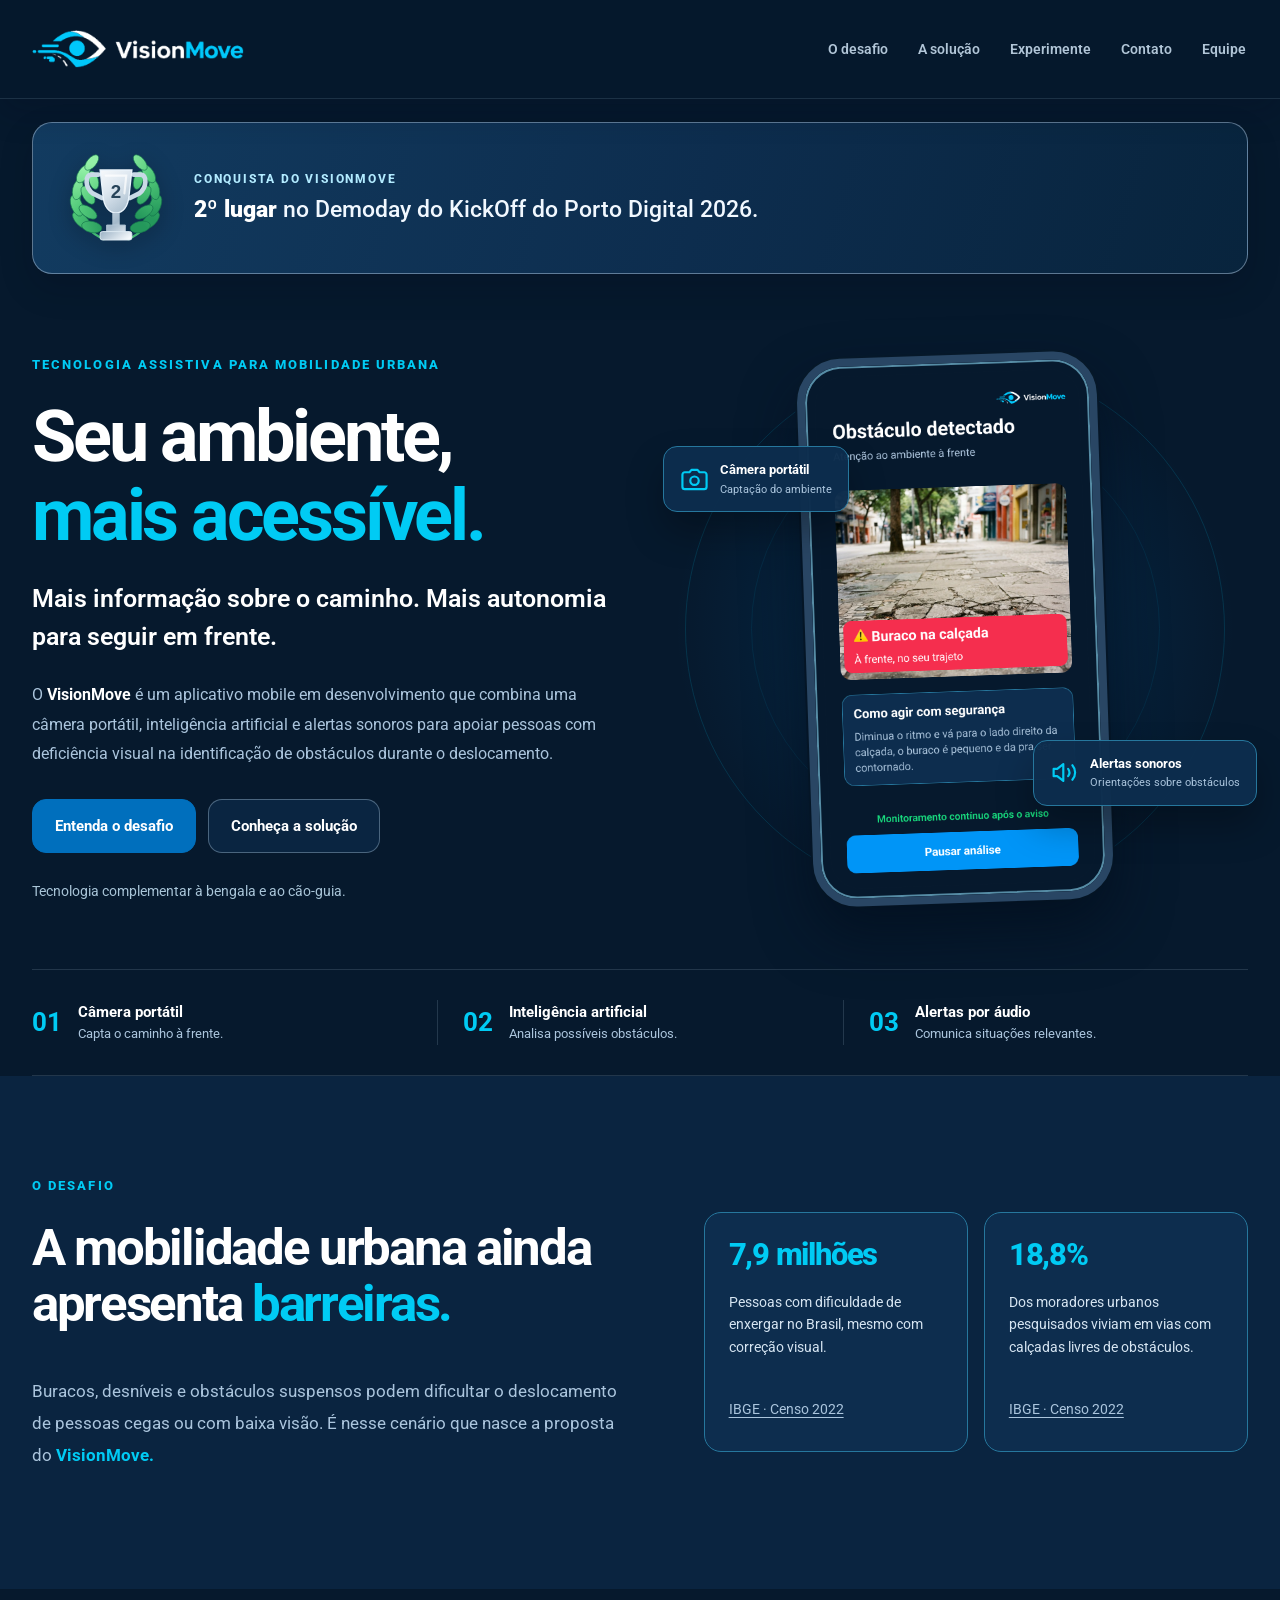
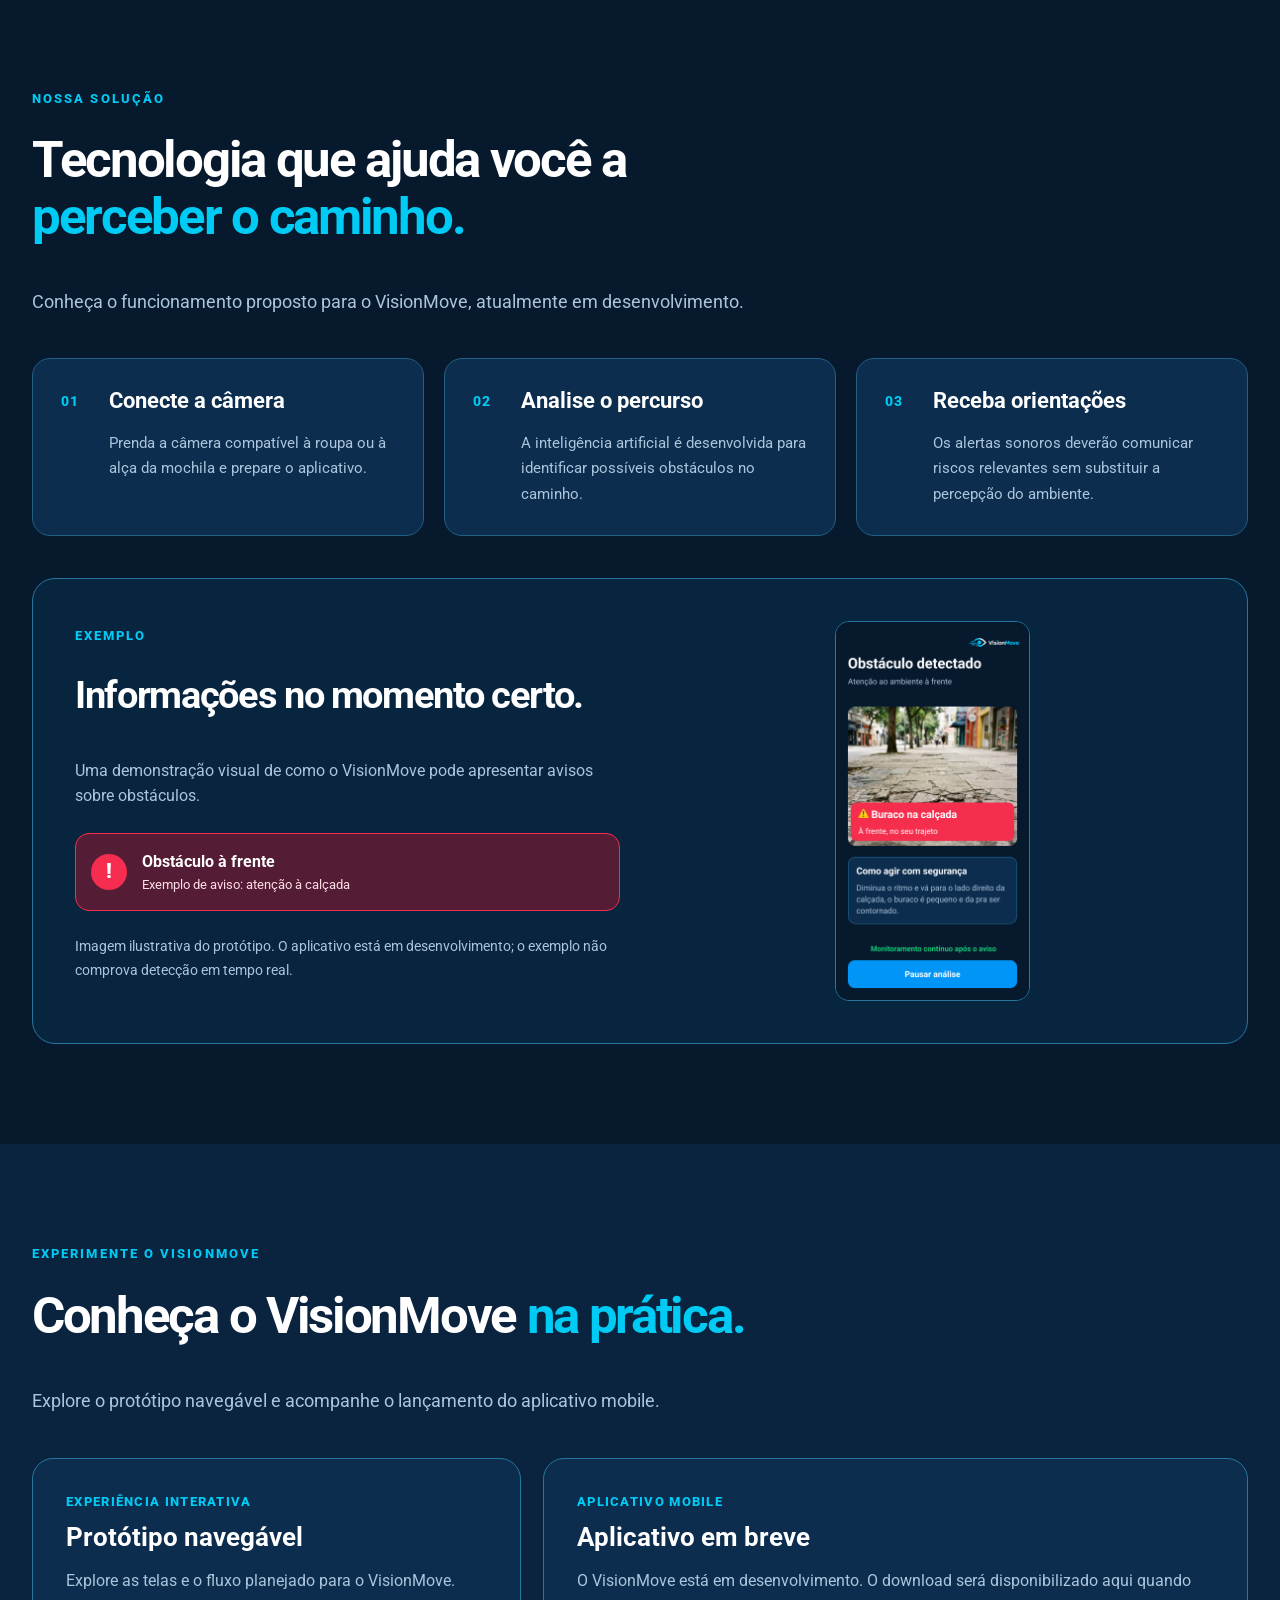
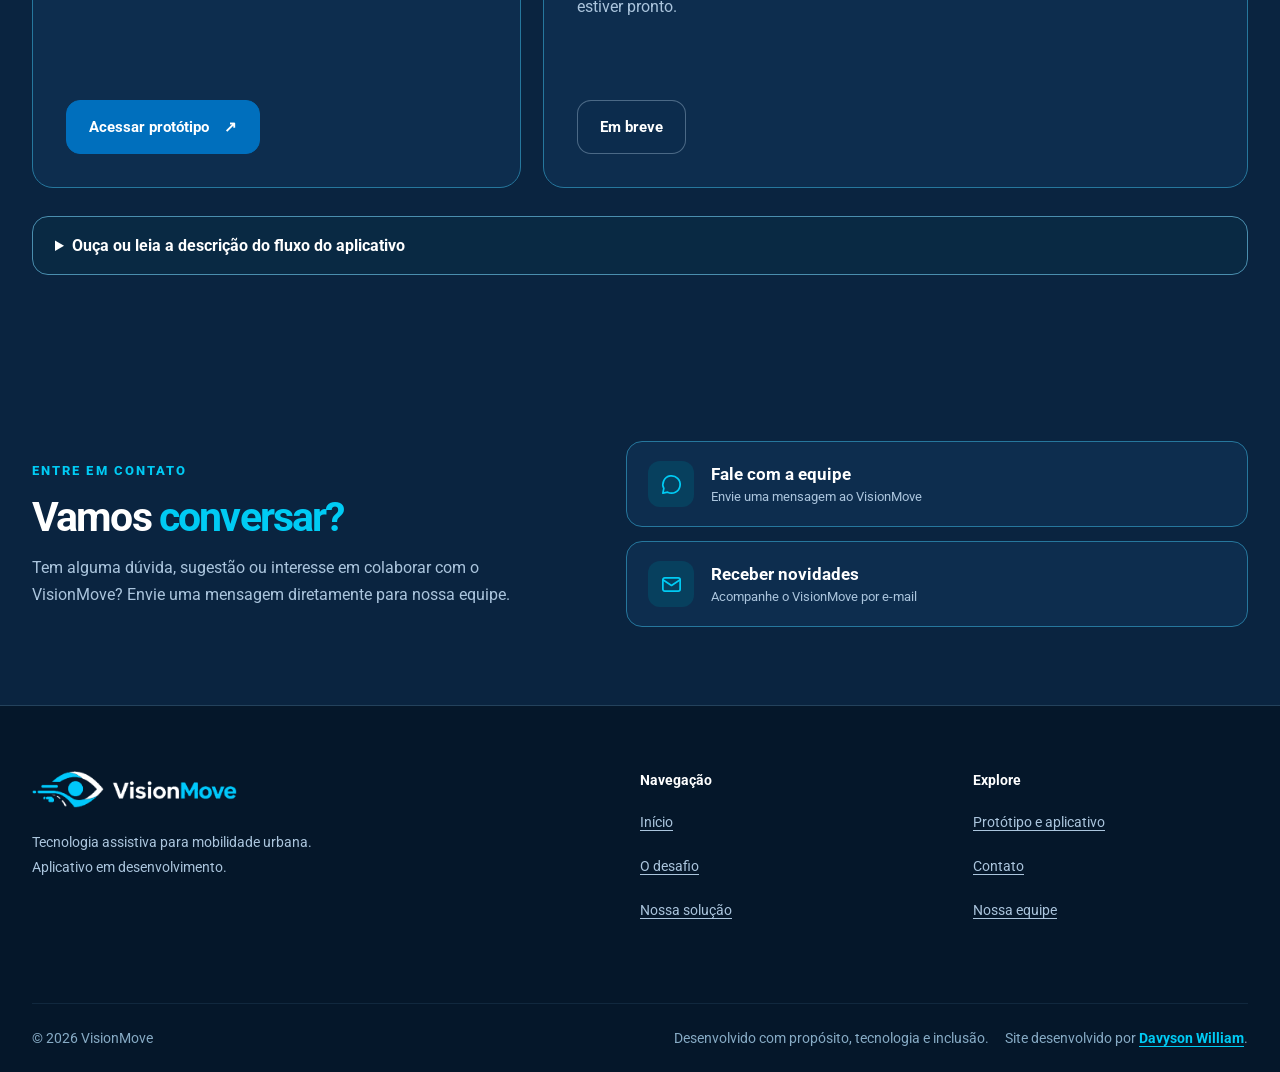
<file: index.html>
<!doctype html>
<html lang="pt-BR">
<head>
<meta charset="utf-8"><meta name="viewport" content="width=device-width, initial-scale=1">

<meta property="og:type" content="website">
<meta property="og:url" content="https://visionmove.vercel.app/">
<meta property="og:image" content="https://visionmove.vercel.app/assets/visionmove-social-2026.jpg">
<meta property="og:image:secure_url" content="https://visionmove.vercel.app/assets/visionmove-social-2026.jpg">
<meta property="og:image:type" content="image/jpeg">
<meta property="og:image:width" content="1200">
<meta property="og:image:height" content="630">
<meta property="og:image:alt" content="VisionMove — Seu ambiente, mais acessível. Banner com prévia ilustrativa do aplicativo e troféu prateado com louros verdes pelo segundo lugar no Demoday KickOff Porto Digital 2026.">
<meta name="twitter:card" content="summary_large_image">
<meta name="twitter:image" content="https://visionmove.vercel.app/assets/visionmove-social-2026.jpg">
<meta name="twitter:image:alt" content="VisionMove — Seu ambiente, mais acessível. Banner com prévia ilustrativa do aplicativo e troféu prateado com louros verdes pelo segundo lugar no Demoday KickOff Porto Digital 2026.">
<meta name="theme-color" content="#06192d">
<meta name="description" content="VisionMove: aplicativo mobile em desenvolvimento que combina câmera portátil, inteligência artificial e alertas sonoros para apoiar a mobilidade de pessoas com deficiência visual.">
<meta property="og:title" content="VisionMove — Seu ambiente, mais acessível"><meta property="og:description" content="Tecnologia assistiva para mobilidade urbana. Conheça o projeto, o aplicativo e a equipe.">
<title>VisionMove — Seu ambiente, mais acessível</title>
<link rel="icon" type="image/png" sizes="32x32" href="/assets/favicon-32x32.png?v=3">
<link rel="icon" type="image/png" sizes="64x64" href="/assets/favicon-64x64.png?v=3">
<link rel="apple-touch-icon" href="/assets/favicon-64x64.png?v=3">
<link rel="preconnect" href="https://fonts.googleapis.com"><link rel="preconnect" href="https://fonts.gstatic.com" crossorigin>
<link href="https://fonts.googleapis.com/css2?family=Roboto:wght@400;500;600;700;800;900&display=swap" rel="stylesheet">
<link rel="stylesheet" href="style.css"><noscript><style>@media(max-width:880px){.menu-button{display:none!important}.mobile-nav[hidden]{display:block!important;position:static!important}}</style></noscript>
</head>
<body>
<a class="skip" href="#conteudo">Pular para o conteúdo</a>
<header class="header"><div class="container header-inner">
<a class="brand" href="./#inicio" aria-label="VisionMove — página inicial"><img src="assets/logo-visionmove.png" alt=""></a>
<nav class="main-nav" aria-label="Navegação principal">
<a href="#desafio">O desafio</a><a href="#solucao">A solução</a><a href="#experimente">Experimente</a><a href="#contato">Contato</a><a href="equipe">Equipe</a>
</nav>

<button class="menu-button" type="button" aria-expanded="false" aria-controls="mobile-nav" aria-label="Abrir menu de navegação"><span class="menu-glyph" aria-hidden="true">☰</span></button>
</div><nav id="mobile-nav" class="mobile-nav" aria-label="Menu móvel" hidden><a href="#desafio">O desafio</a><a href="#solucao">A solução</a><a href="#experimente">Experimente</a><a href="#contato">Contato</a><a href="equipe">Nossa equipe</a></nav></header>
<main id="conteudo" tabindex="-1">

<aside class="achievement-banner container" aria-label="Reconhecimento do VisionMove no Demoday do KickOff do Porto Digital 2026">
  <svg class="achievement-award" viewBox="0 0 120 120" fill="none" xmlns="http://www.w3.org/2000/svg" aria-hidden="true" focusable="false">
  <defs>
    <linearGradient id="award-silver" x1="32" y1="30" x2="83" y2="96" gradientUnits="userSpaceOnUse">
      <stop stop-color="#FFFFFF"/><stop offset=".36" stop-color="#DDE7F0"/><stop offset=".74" stop-color="#A4B9CA"/><stop offset="1" stop-color="#F4F8FC"/>
    </linearGradient>
    <linearGradient id="award-laurel" x1="16" y1="32" x2="48" y2="103" gradientUnits="userSpaceOnUse">
      <stop stop-color="#93F0A6"/><stop offset=".48" stop-color="#51C979"/><stop offset="1" stop-color="#24985B"/>
    </linearGradient>
  </defs>
  <g stroke="#44B873" stroke-width="2.6" stroke-linecap="round">
    <path d="M47 104C18 92 13 60 31 26"/>
    <path d="M73 104C102 92 107 60 89 26"/>
  </g>
  <g fill="url(#award-laurel)" stroke="#16744D" stroke-width=".65">
    <ellipse cx="23" cy="84" rx="6" ry="12" transform="rotate(-46 23 84)"/>
    <ellipse cx="34" cy="91" rx="6" ry="11" transform="rotate(-78 34 91)"/>
    <ellipse cx="18" cy="68" rx="6" ry="12" transform="rotate(-21 18 68)"/>
    <ellipse cx="30" cy="75" rx="5.5" ry="11" transform="rotate(-56 30 75)"/>
    <ellipse cx="19" cy="51" rx="5.5" ry="11" transform="rotate(12 19 51)"/>
    <ellipse cx="30" cy="57" rx="5.5" ry="11" transform="rotate(-33 30 57)"/>
    <ellipse cx="25" cy="34" rx="5.5" ry="11" transform="rotate(32 25 34)"/>
    <ellipse cx="36" cy="41" rx="5" ry="10" transform="rotate(-15 36 41)"/>
    <ellipse cx="34" cy="22" rx="5" ry="10" transform="rotate(40 34 22)"/>
    <ellipse cx="97" cy="84" rx="6" ry="12" transform="rotate(46 97 84)"/>
    <ellipse cx="86" cy="91" rx="6" ry="11" transform="rotate(78 86 91)"/>
    <ellipse cx="102" cy="68" rx="6" ry="12" transform="rotate(21 102 68)"/>
    <ellipse cx="90" cy="75" rx="5.5" ry="11" transform="rotate(56 90 75)"/>
    <ellipse cx="101" cy="51" rx="5.5" ry="11" transform="rotate(-12 101 51)"/>
    <ellipse cx="90" cy="57" rx="5.5" ry="11" transform="rotate(33 90 57)"/>
    <ellipse cx="95" cy="34" rx="5.5" ry="11" transform="rotate(-32 95 34)"/>
    <ellipse cx="84" cy="41" rx="5" ry="10" transform="rotate(15 84 41)"/>
    <ellipse cx="86" cy="22" rx="5" ry="10" transform="rotate(-40 86 22)"/>
  </g>
  <path d="M41 35H34C26 35 27 49 35 55L45 60M79 35H86C94 35 93 49 85 55L75 60" stroke="#C9D9E6" stroke-width="5" stroke-linecap="round" stroke-linejoin="round"/>
  <path d="M43 30H77L74 57C73 70 67 76 60 76C53 76 47 70 46 57L43 30Z" fill="url(#award-silver)" stroke="#EAF4FC" stroke-width="1.5"/>
  <path d="M49 36H71L69 55" stroke="#FFFFFF" stroke-width="2.3" stroke-linecap="round" opacity=".7"/>
  <text x="60" y="60" text-anchor="middle" fill="#274359" font-family="Arial, sans-serif" font-size="20" font-weight="900">2</text>
  <path d="M56 76H64V90H56V76Z" fill="url(#award-silver)"/>
  <path d="M50 89H70V96H50V89Z" fill="url(#award-silver)" stroke="#B6C9D8"/>
  <rect x="43" y="96" width="34" height="9" rx="2.5" fill="url(#award-silver)" stroke="#E0ECF5"/>
</svg>
  <div class="achievement-copy">
    <p class="achievement-eyebrow">CONQUISTA DO VISIONMOVE</p>
    <p class="achievement-title"><strong>2º lugar</strong> no Demoday do KickOff do Porto Digital 2026.</p>
  </div>
</aside>
<section class="hero section container" id="inicio" tabindex="-1" aria-labelledby="hero-title">
<div class="hero-copy"><p class="eyebrow">TECNOLOGIA ASSISTIVA PARA MOBILIDADE URBANA</p>
<h1 id="hero-title">Seu ambiente,<br><span>mais acessível.</span></h1>
<p class="lead">Mais informação sobre o caminho. Mais autonomia para seguir em frente.</p>
<p class="muted">O <strong>VisionMove</strong> é um aplicativo mobile em desenvolvimento que combina uma câmera portátil, inteligência artificial e alertas sonoros para apoiar pessoas com deficiência visual na identificação de obstáculos durante o deslocamento.</p>
<div class="button-row"><a class="button primary" href="#desafio">Entenda o desafio</a><a class="button outline" href="#solucao">Conheça a solução</a></div>
<p class="safety">Tecnologia complementar à bengala e ao cão-guia.</p></div>
<div class="hero-art">
<div class="orbital" aria-hidden="true"></div><div class="app-phone"><div class="app-screen"><img src="assets/app-preview.png" alt="Ilustração do VisionMove: na tela do celular, um obstáculo na calçada aparece destacado com um aviso. Esta imagem não representa detecção real."></div></div>
<div class="float-tag camera" aria-hidden="true"><svg class="tag-icon" viewBox="0 0 24 24" fill="none" stroke="currentColor" stroke-width="1.8" stroke-linecap="round" stroke-linejoin="round" aria-hidden="true"><path d="M14.5 4h-5L7.8 6H4a2 2 0 0 0-2 2v10a2 2 0 0 0 2 2h16a2 2 0 0 0 2-2V8a2 2 0 0 0-2-2h-3.8L14.5 4Z"/><circle cx="12" cy="13" r="3.5"/></svg><span><strong>Câmera portátil</strong><small>Captação do ambiente</small></span></div>
<div class="float-tag audio" aria-hidden="true"><svg class="tag-icon" viewBox="0 0 24 24" fill="none" stroke="currentColor" stroke-width="1.8" stroke-linecap="round" stroke-linejoin="round" aria-hidden="true"><path d="M11 5 6 9H3v6h3l5 4V5Z"/><path d="M15 9a5 5 0 0 1 0 6"/><path d="M18.5 6a9 9 0 0 1 0 12"/></svg><span><strong>Alertas sonoros</strong><small>Orientações sobre obstáculos</small></span></div>
</div></section>
<ol class="container quicksteps" aria-label="Três etapas do funcionamento"><li><b>01</b><span><strong>Câmera portátil</strong><small>Capta o caminho à frente.</small></span></li><li><b>02</b><span><strong>Inteligência artificial</strong><small>Analisa possíveis obstáculos.</small></span></li><li><b>03</b><span><strong>Alertas por áudio</strong><small>Comunica situações relevantes.</small></span></li></ol>
<section class="problem section" id="desafio" tabindex="-1" aria-labelledby="problem-title"><div class="container problem-grid">
<div><p class="eyebrow">O DESAFIO</p><h2 id="problem-title">A mobilidade urbana ainda apresenta <span>barreiras.</span></h2><p class="muted">Buracos, desníveis e obstáculos suspensos podem dificultar o deslocamento de pessoas cegas ou com baixa visão. É nesse cenário que nasce a proposta do <strong>VisionMove.</strong></p></div>
<div class="stats"><article class="stat"><strong class="metric">7,9 milhões</strong><p>Pessoas com dificuldade de enxergar no Brasil, mesmo com correção visual.</p><a href="https://educa.ibge.gov.br/criancas/voce-sabia/23239-deficiencia.html" target="_blank" rel="noopener noreferrer">IBGE · Censo 2022 <span class="sr-only"> — dados sobre deficiência visual (abre em nova aba)</span></a></article>
<article class="stat"><strong class="metric">18,8%</strong><p>Dos moradores urbanos pesquisados viviam em vias com calçadas livres de obstáculos.</p><a href="https://educa.ibge.gov.br/jovens/materias-especiais/22746-censo-2022-revela-que-88-5-dos-moradores-moravam-em-vias-pavimentadas.html" target="_blank" rel="noopener noreferrer">IBGE · Censo 2022 <span class="sr-only"> — dados sobre calçadas livres de obstáculos (abre em nova aba)</span></a></article></div></div></section>
<section class="solution section container" id="solucao" tabindex="-1" aria-labelledby="solution-title"><div class="section-title"><p class="eyebrow">NOSSA SOLUÇÃO</p><h2 id="solution-title">Tecnologia que ajuda você a <span>perceber o caminho.</span></h2><p class="muted">Conheça o funcionamento proposto para o VisionMove, atualmente em desenvolvimento.</p></div>
<div class="steps">
<article class="step"><div class="step-heading"><span class="step-number">01</span><h3>Conecte a câmera</h3></div><p>Prenda a câmera compatível à roupa ou à alça da mochila e prepare o aplicativo.</p></article>
<article class="step"><div class="step-heading"><span class="step-number">02</span><h3>Analise o percurso</h3></div><p>A inteligência artificial é desenvolvida para identificar possíveis obstáculos no caminho.</p></article>
<article class="step"><div class="step-heading"><span class="step-number">03</span><h3>Receba orientações</h3></div><p>Os alertas sonoros deverão comunicar riscos relevantes sem substituir a percepção do ambiente.</p></article>
</div>
<div class="example"><div class="example-copy"><p class="eyebrow">EXEMPLO</p><h3>Informações no momento certo.</h3><p class="muted">Uma demonstração visual de como o VisionMove pode apresentar avisos sobre obstáculos.</p><div class="example-alert"><span aria-hidden="true">!</span><div><strong>Obstáculo à frente</strong><small>Exemplo de aviso: atenção à calçada</small></div></div><p class="disclaimer">Imagem ilustrativa do protótipo. O aplicativo está em desenvolvimento; o exemplo não comprova detecção em tempo real.</p></div><div class="example-visual"><img src="assets/app-preview.png" alt="" loading="lazy"></div></div>
</section>
<section class="try section" id="experimente" tabindex="-1" aria-labelledby="try-title"><div class="container">
<div class="section-title"><p class="eyebrow">EXPERIMENTE O VISIONMOVE</p><h2 id="try-title">Conheça o VisionMove <span>na prática.</span></h2><p class="muted">Explore o protótipo navegável e acompanhe o lançamento do aplicativo mobile.</p></div>
<div class="try-cards">
<article class="try-card prototype-card">
<p class="card-kicker">EXPERIÊNCIA INTERATIVA</p>
<h3>Protótipo navegável</h3>
<p>Explore as telas e o fluxo planejado para o VisionMove.</p>
<a class="button primary access-link" href="https://www.figma.com/proto/ZhrhRjyIqRE3wgoHcn9NU9/VisionMove-%E2%80%94-Prototipa%C3%A7%C3%A3o-e-Fluxograma?node-id=204-159&page-id=2%3A4&starting-point-node-id=204%3A106" target="_blank" rel="noopener noreferrer">Acessar protótipo <span aria-hidden="true">↗</span><span class="sr-only"> (abre em nova aba)</span></a>
</article>
<article class="try-card prototype-card" aria-labelledby="app-coming-soon-title">
<p class="card-kicker">APLICATIVO MOBILE</p>
<h3 id="app-coming-soon-title">Aplicativo em breve</h3>
<p>O VisionMove está em desenvolvimento. O download será disponibilizado aqui quando estiver pronto.</p>
<span class="button outline" aria-label="Download do aplicativo indisponível por enquanto">Em breve</span>
</article>
</div>
<details class="flow-description"><summary>Ouça ou leia a descrição do fluxo do aplicativo</summary><div class="flow-description-body">
<p>Descrição textual da experiência planejada para o aplicativo mobile em desenvolvimento, como alternativa à demonstração visual:</p>
<ol><li>Abra o VisionMove e autorize os recursos necessários.</li><li>Conecte a câmera portátil ao celular e inicie o monitoramento.</li><li>Durante o percurso, a proposta é identificar obstáculos e informar a pessoa por alertas sonoros.</li><li>Pause, retome ou encerre a análise quando desejar.</li><li>Se a câmera se desconectar, o aplicativo apresenta a opção de reconectar.</li></ol>
<p>Essas funcionalidades estão em desenvolvimento e não representam uma validação da detecção em ambientes reais.</p></div></details>
</div></section>


<section class="participation section" id="contato" tabindex="-1" aria-labelledby="participation-title">
  <div class="container participation-layout">
    <div class="participation-heading">
      <p class="eyebrow">ENTRE EM CONTATO</p>
      <h2 id="participation-title">Vamos <span>conversar?</span></h2>
      <p class="muted">Tem alguma dúvida, sugestão ou interesse em colaborar com o VisionMove? Envie uma mensagem diretamente para nossa equipe.</p>
    </div>
    <div class="participation-actions">
      <button class="participation-trigger" type="button" data-open-participation="feedback" aria-haspopup="dialog" aria-controls="feedback-dialog">
        <span class="participation-trigger-icon" aria-hidden="true"><svg class="participation-icon-svg" viewBox="0 0 24 24" fill="none" stroke="currentColor" stroke-width="1.8" stroke-linecap="round" stroke-linejoin="round" aria-hidden="true"><path d="M7.9 20A9 9 0 1 0 4 16.1L3 21l4.9-1z"/></svg></span>
        <span class="participation-trigger-copy"><strong>Fale com a equipe</strong><small>Envie uma mensagem ao VisionMove</small></span>
      </button>
      <button class="participation-trigger" type="button" data-open-participation="interessados" aria-haspopup="dialog" aria-controls="interessados-dialog">
        <span class="participation-trigger-icon" aria-hidden="true"><svg class="participation-icon-svg" viewBox="0 0 24 24" fill="none" stroke="currentColor" stroke-width="1.8" stroke-linecap="round" stroke-linejoin="round" aria-hidden="true"><rect x="3" y="5" width="18" height="14" rx="2"/><path d="m3 7 9 6 9-6"/></svg></span>
        <span class="participation-trigger-copy"><strong>Receber novidades</strong><small>Acompanhe o VisionMove por e-mail</small></span>
      </button>
    </div>
  </div>
</section>
<dialog class="participation-modal" id="feedback-dialog" aria-labelledby="feedback-title" aria-describedby="feedback-info">
  <div class="participation-modal-content">
    <div class="participation-modal-header">
      <div>
        <p class="eyebrow">CONTATO VISIONMOVE</p>
        <h2 id="feedback-title">Fale com a equipe</h2>
        <p class="muted" id="feedback-info">Envie suas dúvidas, ideias ou propostas. Sua mensagem será recebida de forma privada pela equipe.</p>
      </div>
      <button type="button" class="participation-close" data-close-participation aria-label="Fechar formulário de contato">×</button>
    </div>
    <form data-visionmove-form="feedback" novalidate>
          <div class="participation-field"><label for="feedback-nome">Nome <span class="optional">(opcional)</span></label><input id="feedback-nome" type="text" name="nome" maxlength="100" autocomplete="name" placeholder="Como podemos chamar você?"></div>
          <div class="participation-field"><label for="feedback-email">E-mail para contato</label><input id="feedback-email" type="email" name="email" maxlength="254" autocomplete="email" placeholder="voce@exemplo.com" required></div>
          <div class="participation-field"><label for="feedback-mensagem">Sua mensagem</label><textarea id="feedback-mensagem" name="mensagem" rows="5" minlength="10" maxlength="2000" required placeholder="Escreva sua dúvida, sugestão ou proposta para a equipe."></textarea></div>
          <div class="participation-trap" aria-hidden="true"><label for="feedback-site">Deixe este campo vazio</label><input type="text" id="feedback-site" name="website" tabindex="-1" autocomplete="off"></div>
          <p class="participation-note">Usaremos sua mensagem e seu e-mail apenas para analisar o contato e possibilitar uma resposta da equipe. O envio não inscreve você na lista de novidades.</p>
          <button class="button primary" type="submit">Enviar mensagem</button>
          <p class="participation-status" role="status" aria-live="polite" data-form-status></p>
        </form>
  </div>
</dialog>
<dialog class="participation-modal" id="interessados-dialog" aria-labelledby="interested-title" aria-describedby="interested-info">
  <div class="participation-modal-content">
    <div class="participation-modal-header">
      <div>
        <p class="eyebrow">FIQUE POR DENTRO</p>
        <h2 id="interested-title">Receba novidades</h2>
        <p class="muted" id="interested-info">Acompanhe o desenvolvimento, convites para testes e as próximas etapas do VisionMove.</p>
      </div>
      <button type="button" class="participation-close" data-close-participation aria-label="Fechar inscrição">×</button>
    </div>
    <form data-visionmove-form="interessados" novalidate>
          <div class="participation-field"><label for="news-nome">Nome <span class="optional">(opcional)</span></label><input id="news-nome" type="text" name="nome" maxlength="100" autocomplete="name" placeholder="Seu nome"></div>
          <div class="participation-field"><label for="news-email">E-mail</label><input id="news-email" name="email" type="email" maxlength="254" autocomplete="email" required placeholder="voce@exemplo.com"></div>
          <label class="participation-consent"><input type="checkbox" name="consentimento" value="sim" required><span>Quero receber e-mails do VisionMove com notícias sobre desenvolvimento, testes e próximas etapas. Sei que poderei solicitar o cancelamento da inscrição a qualquer momento.</span></label>
          <div class="participation-trap" aria-hidden="true"><label for="news-site">Deixe este campo vazio</label><input type="text" id="news-site" name="website" tabindex="-1" autocomplete="off"></div>
          <p class="participation-note">Seu e-mail será usado somente para comunicações do VisionMove. Não compartilhamos a lista de inscritos publicamente. Você poderá cancelar sua inscrição.</p>
          <button class="button primary" type="submit">Quero acompanhar</button>
          <p class="participation-status" role="status" aria-live="polite" data-form-status></p>
        </form>
  </div>
</dialog>
</main>
<footer class="footer"><div class="container footer-grid"><div><a href="./#inicio" aria-label="VisionMove, voltar à página inicial"><img class="footer-logo" src="assets/logo-visionmove.png" alt=""></a><p>Tecnologia assistiva para mobilidade urbana.<br>Aplicativo em desenvolvimento.</p></div><div><h3>Navegação</h3><a href="./#inicio">Início</a><a href="./#desafio">O desafio</a><a href="./#solucao">Nossa solução</a></div><div><h3>Explore</h3><a href="./#experimente">Protótipo e aplicativo</a><a href="./#contato">Contato</a><a href="equipe">Nossa equipe</a></div></div><div class="container footer-bottom"><span>© <span id="year">2026</span> VisionMove</span><span class="footer-bottom-note">Desenvolvido com propósito, tecnologia e inclusão.<span class="footer-credit">Site desenvolvido por <a href="https://www.linkedin.com/in/davysonwss/" target="_blank" rel="noopener noreferrer" aria-label="LinkedIn de Davyson William (abre em nova aba)">Davyson William</a>.</span></span></div></footer>
<script src="site.js" defer></script><script src="participacao.js" defer></script>
</body></html>
</file>
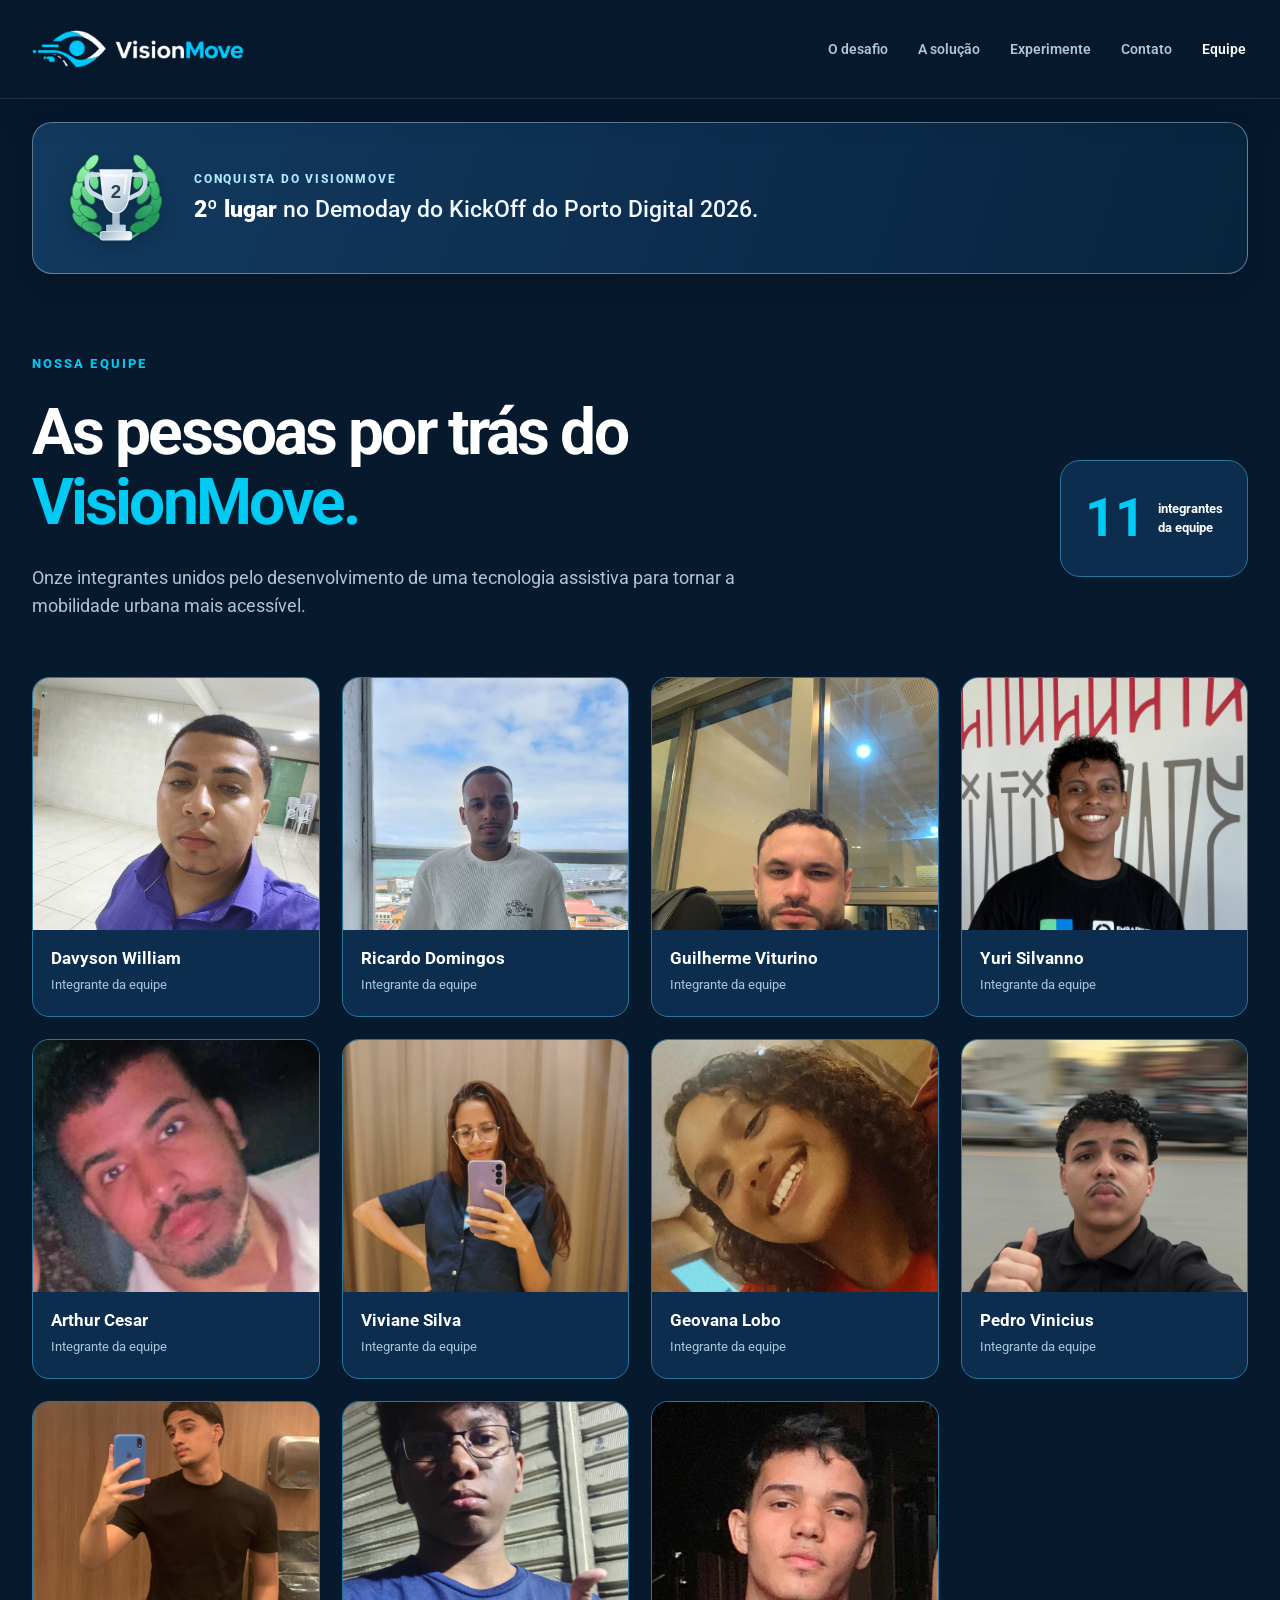
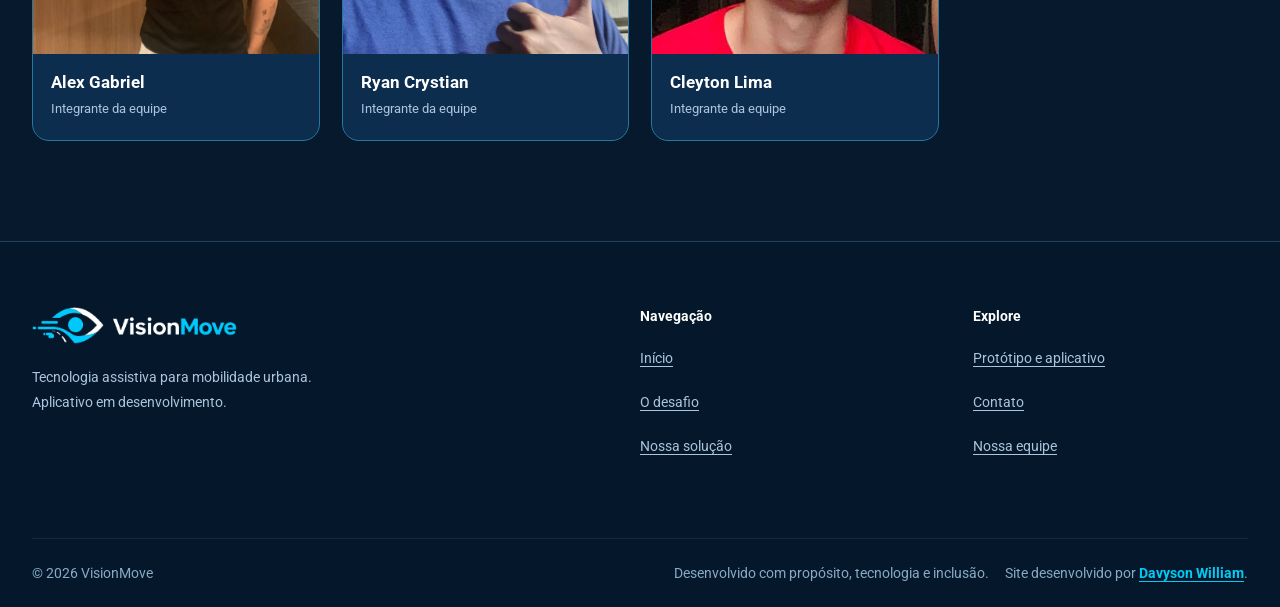
<file: equipe.html>
<!doctype html><html lang="pt-BR"><head><meta charset="utf-8"><meta name="viewport" content="width=device-width,initial-scale=1">
<meta property="og:type" content="website">
<meta property="og:url" content="https://visionmove.vercel.app/equipe">
<meta property="og:image" content="https://visionmove.vercel.app/assets/visionmove-social-2026.jpg">
<meta property="og:image:secure_url" content="https://visionmove.vercel.app/assets/visionmove-social-2026.jpg">
<meta property="og:image:type" content="image/jpeg">
<meta property="og:image:width" content="1200">
<meta property="og:image:height" content="630">
<meta property="og:image:alt" content="VisionMove — Seu ambiente, mais acessível. Banner com prévia ilustrativa do aplicativo e troféu prateado com louros verdes pelo segundo lugar no Demoday KickOff Porto Digital 2026.">
<meta name="twitter:card" content="summary_large_image">
<meta name="twitter:image" content="https://visionmove.vercel.app/assets/visionmove-social-2026.jpg">
<meta name="twitter:image:alt" content="VisionMove — Seu ambiente, mais acessível. Banner com prévia ilustrativa do aplicativo e troféu prateado com louros verdes pelo segundo lugar no Demoday KickOff Porto Digital 2026.">
<meta name="theme-color" content="#06192d"><meta name="description" content="Conheça as 11 pessoas por trás do VisionMove, um projeto de tecnologia assistiva para mobilidade urbana."><title>Nossa equipe — VisionMove</title><link rel="icon" type="image/png" sizes="32x32" href="/assets/favicon-32x32.png?v=3">
<link rel="icon" type="image/png" sizes="64x64" href="/assets/favicon-64x64.png?v=3">
<link rel="apple-touch-icon" href="/assets/favicon-64x64.png?v=3"><link rel="preconnect" href="https://fonts.googleapis.com"><link rel="preconnect" href="https://fonts.gstatic.com" crossorigin><link href="https://fonts.googleapis.com/css2?family=Roboto:wght@400;500;600;700;800;900&display=swap" rel="stylesheet"><link rel="stylesheet" href="style.css"><noscript><style>@media(max-width:880px){.menu-button{display:none!important}.mobile-nav[hidden]{display:block!important;position:static!important}}</style></noscript></head><body><a class="skip" href="#conteudo">Pular para o conteúdo</a><header class="header"><div class="container header-inner"><a class="brand" href="./" aria-label="VisionMove — início"><img src="assets/logo-visionmove.png" alt=""></a><nav class="main-nav" aria-label="Navegação principal"><a href="./#desafio">O desafio</a><a href="./#solucao">A solução</a><a href="./#experimente">Experimente</a><a href="./#contato">Contato</a><a aria-current="page" href="equipe">Equipe</a></nav><button type="button" class="menu-button" aria-expanded="false" aria-controls="mobile-nav" aria-label="Abrir menu de navegação"><span class="menu-glyph" aria-hidden="true">☰</span></button></div><nav class="mobile-nav" id="mobile-nav" aria-label="Menu móvel" hidden><a href="./#desafio">O desafio</a><a href="./#solucao">A solução</a><a href="./#experimente">Experimente</a><a href="./#contato">Contato</a><a href="equipe" aria-current="page">Nossa equipe</a></nav></header><main id="conteudo" tabindex="-1">
<aside class="achievement-banner container" aria-label="Reconhecimento do VisionMove no Demoday do KickOff do Porto Digital 2026">
  <svg class="achievement-award" viewBox="0 0 120 120" fill="none" xmlns="http://www.w3.org/2000/svg" aria-hidden="true" focusable="false">
  <defs>
    <linearGradient id="award-silver" x1="32" y1="30" x2="83" y2="96" gradientUnits="userSpaceOnUse">
      <stop stop-color="#FFFFFF"/><stop offset=".36" stop-color="#DDE7F0"/><stop offset=".74" stop-color="#A4B9CA"/><stop offset="1" stop-color="#F4F8FC"/>
    </linearGradient>
    <linearGradient id="award-laurel" x1="16" y1="32" x2="48" y2="103" gradientUnits="userSpaceOnUse">
      <stop stop-color="#93F0A6"/><stop offset=".48" stop-color="#51C979"/><stop offset="1" stop-color="#24985B"/>
    </linearGradient>
  </defs>
  <g stroke="#44B873" stroke-width="2.6" stroke-linecap="round">
    <path d="M47 104C18 92 13 60 31 26"/>
    <path d="M73 104C102 92 107 60 89 26"/>
  </g>
  <g fill="url(#award-laurel)" stroke="#16744D" stroke-width=".65">
    <ellipse cx="23" cy="84" rx="6" ry="12" transform="rotate(-46 23 84)"/>
    <ellipse cx="34" cy="91" rx="6" ry="11" transform="rotate(-78 34 91)"/>
    <ellipse cx="18" cy="68" rx="6" ry="12" transform="rotate(-21 18 68)"/>
    <ellipse cx="30" cy="75" rx="5.5" ry="11" transform="rotate(-56 30 75)"/>
    <ellipse cx="19" cy="51" rx="5.5" ry="11" transform="rotate(12 19 51)"/>
    <ellipse cx="30" cy="57" rx="5.5" ry="11" transform="rotate(-33 30 57)"/>
    <ellipse cx="25" cy="34" rx="5.5" ry="11" transform="rotate(32 25 34)"/>
    <ellipse cx="36" cy="41" rx="5" ry="10" transform="rotate(-15 36 41)"/>
    <ellipse cx="34" cy="22" rx="5" ry="10" transform="rotate(40 34 22)"/>
    <ellipse cx="97" cy="84" rx="6" ry="12" transform="rotate(46 97 84)"/>
    <ellipse cx="86" cy="91" rx="6" ry="11" transform="rotate(78 86 91)"/>
    <ellipse cx="102" cy="68" rx="6" ry="12" transform="rotate(21 102 68)"/>
    <ellipse cx="90" cy="75" rx="5.5" ry="11" transform="rotate(56 90 75)"/>
    <ellipse cx="101" cy="51" rx="5.5" ry="11" transform="rotate(-12 101 51)"/>
    <ellipse cx="90" cy="57" rx="5.5" ry="11" transform="rotate(33 90 57)"/>
    <ellipse cx="95" cy="34" rx="5.5" ry="11" transform="rotate(-32 95 34)"/>
    <ellipse cx="84" cy="41" rx="5" ry="10" transform="rotate(15 84 41)"/>
    <ellipse cx="86" cy="22" rx="5" ry="10" transform="rotate(-40 86 22)"/>
  </g>
  <path d="M41 35H34C26 35 27 49 35 55L45 60M79 35H86C94 35 93 49 85 55L75 60" stroke="#C9D9E6" stroke-width="5" stroke-linecap="round" stroke-linejoin="round"/>
  <path d="M43 30H77L74 57C73 70 67 76 60 76C53 76 47 70 46 57L43 30Z" fill="url(#award-silver)" stroke="#EAF4FC" stroke-width="1.5"/>
  <path d="M49 36H71L69 55" stroke="#FFFFFF" stroke-width="2.3" stroke-linecap="round" opacity=".7"/>
  <text x="60" y="60" text-anchor="middle" fill="#274359" font-family="Arial, sans-serif" font-size="20" font-weight="900">2</text>
  <path d="M56 76H64V90H56V76Z" fill="url(#award-silver)"/>
  <path d="M50 89H70V96H50V89Z" fill="url(#award-silver)" stroke="#B6C9D8"/>
  <rect x="43" y="96" width="34" height="9" rx="2.5" fill="url(#award-silver)" stroke="#E0ECF5"/>
</svg>
  <div class="achievement-copy">
    <p class="achievement-eyebrow">CONQUISTA DO VISIONMOVE</p>
    <p class="achievement-title"><strong>2º lugar</strong> no Demoday do KickOff do Porto Digital 2026.</p>
  </div>
</aside>
<section class="team-hero container"><p class="eyebrow">NOSSA EQUIPE</p><div class="team-heading"><div><h1>As pessoas por trás do <span>VisionMove.</span></h1><p class="muted">Onze integrantes unidos pelo desenvolvimento de uma tecnologia assistiva para tornar a mobilidade urbana mais acessível.</p></div><div class="team-count"><strong>11</strong><span>integrantes<br>da equipe</span></div></div></section><section class="team-area container" aria-labelledby="team-list-title"><h2 id="team-list-title" class="sr-only">Integrantes da equipe</h2><div class="people-grid"><article class="person"><div class="portrait"><img src="assets/equipe/davyson-william.jpeg" data-fallback="assets/equipe/davyson-william.webp" decoding="async" alt="Foto de Davyson William" loading="lazy" onerror="if(this.dataset.fallback &amp;&amp; !this.dataset.fallbackTried){this.dataset.fallbackTried='1';this.src=this.dataset.fallback}else{this.style.display='none';this.nextElementSibling.hidden=false}"><span class="initials" hidden aria-hidden="true">DW</span></div><div class="person-text"><h3>Davyson William</h3><p>Integrante da equipe</p></div></article>
<article class="person"><div class="portrait"><img src="assets/equipe/ricardo-domingos.jpeg" data-fallback="assets/equipe/ricardo-domingos.webp" decoding="async" alt="Foto de Ricardo Domingos" loading="lazy" onerror="if(this.dataset.fallback &amp;&amp; !this.dataset.fallbackTried){this.dataset.fallbackTried='1';this.src=this.dataset.fallback}else{this.style.display='none';this.nextElementSibling.hidden=false}"><span class="initials" hidden aria-hidden="true">RD</span></div><div class="person-text"><h3>Ricardo Domingos</h3><p>Integrante da equipe</p></div></article>
<article class="person"><div class="portrait"><img src="assets/equipe/guilherme-viturino.jpeg" alt="Foto de Guilherme Viturino" loading="lazy" onerror="this.style.display='none';this.nextElementSibling.hidden=false"><span class="initials" hidden aria-hidden="true">GV</span></div><div class="person-text"><h3>Guilherme Viturino</h3><p>Integrante da equipe</p></div></article>
<article class="person"><div class="portrait"><img src="assets/equipe/yuri-silvanno.jpeg" data-fallback="assets/equipe/yuri-silvanno.webp" decoding="async" alt="Foto de Yuri Silvanno" loading="lazy" onerror="if(this.dataset.fallback &amp;&amp; !this.dataset.fallbackTried){this.dataset.fallbackTried='1';this.src=this.dataset.fallback}else{this.style.display='none';this.nextElementSibling.hidden=false}"><span class="initials" hidden aria-hidden="true">YS</span></div><div class="person-text"><h3>Yuri Silvanno</h3><p>Integrante da equipe</p></div></article>
<article class="person"><div class="portrait"><img src="assets/equipe/arthur-cesar.jpeg" data-fallback="assets/equipe/arthur-cesar.webp" decoding="async" alt="Foto de Arthur Cesar" loading="lazy" onerror="if(this.dataset.fallback &amp;&amp; !this.dataset.fallbackTried){this.dataset.fallbackTried='1';this.src=this.dataset.fallback}else{this.style.display='none';this.nextElementSibling.hidden=false}"><span class="initials" hidden aria-hidden="true">AC</span></div><div class="person-text"><h3>Arthur Cesar</h3><p>Integrante da equipe</p></div></article>
<article class="person"><div class="portrait"><img src="assets/equipe/viviane-silva.jpeg" alt="Foto de Viviane Silva" loading="lazy" onerror="this.style.display='none';this.nextElementSibling.hidden=false"><span class="initials" hidden aria-hidden="true">VS</span></div><div class="person-text"><h3>Viviane Silva</h3><p>Integrante da equipe</p></div></article>
<article class="person"><div class="portrait"><img src="assets/equipe/geovana-lobo.jpeg" decoding="async" alt="Foto de Geovana Lobo" loading="lazy" onerror="this.style.display='none';this.nextElementSibling.hidden=false"><span class="initials" hidden aria-hidden="true">GL</span></div><div class="person-text"><h3>Geovana Lobo</h3><p>Integrante da equipe</p></div></article>
<article class="person"><div class="portrait"><img src="assets/equipe/pedro-vinicius.jpeg" decoding="async" alt="Foto de Pedro Vinicius" loading="lazy" onerror="if(this.dataset.fallback &amp;&amp; !this.dataset.fallbackTried){this.dataset.fallbackTried='1';this.src=this.dataset.fallback}else{this.style.display='none';this.nextElementSibling.hidden=false}"><span class="initials" hidden aria-hidden="true">PV</span></div><div class="person-text"><h3>Pedro Vinicius</h3><p>Integrante da equipe</p></div></article>
<article class="person"><div class="portrait"><img src="assets/equipe/alex-gabriel.jpeg" data-fallback="assets/equipe/alex-gabriel.webp" decoding="async" alt="Foto de Alex Gabriel" loading="lazy" onerror="if(this.dataset.fallback &amp;&amp; !this.dataset.fallbackTried){this.dataset.fallbackTried='1';this.src=this.dataset.fallback}else{this.style.display='none';this.nextElementSibling.hidden=false}"><span class="initials" hidden aria-hidden="true">AG</span></div><div class="person-text"><h3>Alex Gabriel</h3><p>Integrante da equipe</p></div></article>
<article class="person"><div class="portrait"><img src="assets/equipe/ryan-cristian.jpeg" decoding="async" alt="Foto de Ryan Crystian" loading="lazy" onerror="this.style.display='none';this.nextElementSibling.hidden=false"><span class="initials" hidden aria-hidden="true">RC</span></div><div class="person-text"><h3>Ryan Crystian</h3><p>Integrante da equipe</p></div></article>
<article class="person"><div class="portrait"><img src="assets/equipe/cleyton-lima.jpeg" data-fallback="assets/equipe/cleyton-lima.webp" decoding="async" alt="Foto de Cleyton Lima" loading="lazy" onerror="if(this.dataset.fallback &amp;&amp; !this.dataset.fallbackTried){this.dataset.fallbackTried='1';this.src=this.dataset.fallback}else{this.style.display='none';this.nextElementSibling.hidden=false}"><span class="initials" hidden aria-hidden="true">CL</span></div><div class="person-text"><h3>Cleyton Lima</h3><p>Integrante da equipe</p></div></article></div></section></main><footer class="footer"><div class="container footer-grid"><div><a href="./" aria-label="Página inicial do VisionMove"><img src="assets/logo-visionmove.png" class="footer-logo" alt=""></a><p>Tecnologia assistiva para mobilidade urbana.<br>Aplicativo em desenvolvimento.</p></div><div><h3>Navegação</h3><a href="./">Início</a><a href="./#desafio">O desafio</a><a href="./#solucao">Nossa solução</a></div><div><h3>Explore</h3><a href="./#experimente">Protótipo e aplicativo</a><a href="./#contato">Contato</a><a href="equipe">Nossa equipe</a></div></div><div class="container footer-bottom"><span>© <span id="year">2026</span> VisionMove</span><span class="footer-bottom-note">Desenvolvido com propósito, tecnologia e inclusão.<span class="footer-credit">Site desenvolvido por <a href="https://www.linkedin.com/in/davysonwss/" target="_blank" rel="noopener noreferrer" aria-label="LinkedIn de Davyson William (abre em nova aba)">Davyson William</a>.</span></span></div></footer><script src="site.js" defer></script></body></html>
</file>
<file: style.css>
:root{--bg:#06192d;--panel:#0d2d4e;--cyan:#00cbf4;--blue:#0095f7;--text:#fff;--muted:#abc5dd;--line:#26779d;--red:#f62d4f;--green:#17dc7e;--font:Roboto,Arial,sans-serif}*{box-sizing:border-box}html{scroll-behavior:smooth}body{margin:0;background:var(--bg);font:400 16px/1.6 var(--font);color:var(--text)}body,html{max-width:100%;overflow-x:hidden}a{color:inherit;text-decoration:none}a:hover{text-decoration:none}a:focus-visible,button:focus-visible{outline:3px solid var(--cyan);outline-offset:4px}button{font:inherit}img{max-width:100%;height:auto}.skip{position:absolute;top:-200px;left:12px;z-index:100;background:#fff;color:#06192d;padding:12px}.skip:focus{top:12px}.container{width:min(100% - 64px,1250px);margin-inline:auto}.section{padding-block:100px}h1,h2,h3,p{margin-top:0}h1,h2{letter-spacing:-.045em;line-height:1.1}h1 span,h2 span,.footer-phrase span,.team-heading h1 span{color:var(--cyan)}h2{font-size:clamp(32px,4vw,53px)}h3{line-height:1.3}.muted{color:var(--muted)}.eyebrow{color:var(--cyan);font-size:12px;letter-spacing:.16em;font-weight:800;margin-bottom:23px}.header{border-bottom:1px solid rgba(171,197,221,.14);position:relative;z-index:20}.header-inner{min-height:98px;display:flex;align-items:center;gap:28px}.brand{display:flex;align-items:center;min-width:175px}.brand img{width:212px;display:block}.main-nav{display:flex;align-items:center;gap:26px;margin-left:auto}.main-nav a{font-weight:600;font-size:14px;color:#b1c5d7}.main-nav a:hover,.main-nav a[aria-current]{color:#fff}.nav-cta{border:1px solid var(--line);border-radius:12px;padding:12px 16px;font-size:14px;font-weight:700;white-space:nowrap}.nav-cta:hover{border-color:var(--cyan)}.menu-button{display:none;background:transparent;border:1px solid var(--line);color:#fff;border-radius:9px;padding:8px 12px;font-size:21px;cursor:pointer}.mobile-nav{padding:12px 28px 22px;background:#08213b;border-top:1px solid var(--line)}.mobile-nav[hidden]{display:none}.mobile-nav a{display:block;padding:11px 0;font-size:16px}.hero{min-height:660px;display:grid;grid-template-columns:1fr 1fr;align-items:center;gap:45px;padding-block:72px 58px}.hero-copy{position:relative;z-index:2}.hero h1{font-size:clamp(47px,5.6vw,76px);margin-bottom:24px}.hero .lead{font-size:clamp(19px,2vw,25px);font-weight:600;line-height:1.5;margin-bottom:25px}.hero-copy>.muted{font-size:16px;line-height:1.85;max-width:595px}.hero-copy strong{color:#fff}.button-row{display:flex;flex-wrap:wrap;gap:12px;margin-top:30px}.button{min-height:54px;display:inline-flex;justify-content:center;align-items:center;gap:15px;border-radius:14px;font-weight:700;font-size:15px;padding:13px 22px;transition:transform .2s,background .2s}.button:hover{transform:translateY(-2px)}.primary{background:var(--blue);border:1px solid var(--blue)}.primary:hover{background:#1aa7ff}.outline{border:1px solid rgba(171,197,221,.4);background:rgba(13,45,78,.64)}.outline:hover{border-color:var(--cyan)}.button[aria-disabled=true]{opacity:.65;cursor:not-allowed}.button[aria-disabled=true]:hover{transform:none}.safety{display:flex;gap:8px;align-items:center;color:#a9c5d8;font-size:12px;margin:27px 0 0}.safety span{color:var(--cyan);font-size:20px}.hero-art{position:relative;min-height:565px;display:grid;place-items:center;isolation:isolate}.hero-art:before{content:"";position:absolute;inset:2%;background:radial-gradient(closest-side,rgba(0,149,247,.16),transparent);z-index:-2}.orbital{position:absolute;width:min(540px,100%);aspect-ratio:1;border-radius:50%;border:1px solid rgba(0,203,244,.14);z-index:-1}.orbital:after{content:"";position:absolute;inset:12%;border:1px solid rgba(0,203,244,.08);border-radius:50%}.app-phone{width:300px;height:548px;border:8px solid #294664;border-radius:44px;background:var(--bg);box-shadow:0 28px 55px #020d1b9e,0 0 0 2px #071a2b,inset 0 0 0 2px #568ca5;padding:10px;transform:rotate(-2deg);overflow:hidden}.app-screen{height:100%;border-radius:29px;overflow:hidden;background:var(--bg)}.app-screen img{width:100%;height:100%;object-fit:cover;display:block}.float-tag{position:absolute;border:1px solid var(--line);background:rgba(13,45,78,.96);border-radius:14px;padding:13px 16px;display:flex;align-items:center;gap:11px;box-shadow:0 20px 36px #0004}.float-tag strong{font-size:13px;display:block;white-space:nowrap}.float-tag small{font-size:11px;display:block;color:var(--muted);white-space:nowrap}.camera{left:0;top:100px}.audio{right:-9px;bottom:105px}.quicksteps{border-block:1px solid rgba(171,197,221,.17);display:grid;grid-template-columns:repeat(3,1fr);padding:30px 0}.quicksteps>div{display:flex;align-items:center;gap:16px;padding:0 25px;border-left:1px solid rgba(171,197,221,.18)}.quicksteps>div:first-child{padding-left:0;border:0}.quicksteps b{font-size:26px;color:var(--cyan)}.quicksteps strong,.quicksteps small{display:block}.quicksteps strong{font-size:15px}.quicksteps small{font-size:13px;color:var(--muted)}.problem{background:#0a2440}.problem-grid{display:grid;grid-template-columns:1.05fr .95fr;gap:70px;align-items:center}.problem h2{max-width:625px}.problem .muted{font-size:17px;line-height:1.9;max-width:650px}.problem .muted strong{color:var(--cyan);white-space:nowrap}.stats{display:grid;grid-template-columns:1fr 1fr;gap:16px}.stat{min-height:240px;border:1px solid var(--line);background:var(--panel);border-radius:17px;padding:24px;display:flex;flex-direction:column}.metric{font-size:clamp(28px,2.4vw,37px);font-weight:800;color:var(--cyan);letter-spacing:-.04em;line-height:1.2}.stat p{color:#d6e5f2;font-size:14px;line-height:1.6;margin:17px 0}.stat a{font-size:12px;color:var(--muted);margin-top:auto}.stat a:hover{color:var(--cyan)}.section-title{max-width:790px;margin-bottom:42px}.section-title .muted{font-size:18px;max-width:750px}.steps{display:grid;grid-template-columns:repeat(3,minmax(0,1fr));gap:20px}.step{border:1px solid #236183;background:var(--panel);border-radius:18px;padding:28px;min-height:255px}.step-number{display:block;color:var(--cyan);font-weight:800;letter-spacing:.05em;font-size:13px}.step h3{font-size:22px;margin-bottom:11px}.step p{font-size:15px;color:var(--muted);margin:0}.example{margin-top:42px;display:grid;grid-template-columns:1fr 1fr;gap:40px;align-items:center;background:#082540;border:1px solid var(--line);border-radius:23px;padding:42px}.example h3{font-size:clamp(27px,3vw,40px);letter-spacing:-.035em}.example-copy>.muted{font-size:16px}.example-alert{background:#551c36;border:1px solid var(--red);border-radius:14px;margin:24px 0;padding:15px;display:flex;align-items:center;gap:15px}.example-alert>span{display:grid;place-items:center;flex-shrink:0;width:36px;height:36px;border-radius:50%;background:var(--red);font-weight:900;font-size:21px}.example-alert strong,.example-alert small{display:block}.example-alert small{color:#ffdde5;font-size:13px}.disclaimer{font-size:12px;color:var(--muted);line-height:1.7}.example-visual{display:flex;justify-content:center}.example-visual img{max-height:380px;width:auto;border-radius:14px;border:1px solid var(--line)}.try{background:#0a2440}.try-cards{display:grid;grid-template-columns:1fr 1fr;gap:22px}.try-card{display:flex;align-items:flex-start;flex-direction:column;background:var(--panel);border:1px solid var(--line);border-radius:21px;padding:33px;min-height:330px}.card-kicker{color:var(--cyan);font-size:12px;letter-spacing:.1em;font-weight:800;margin-bottom:8px}.try-card h3{font-size:26px;margin-bottom:14px}.try-card>p:not(.card-kicker){color:var(--muted)}.try-card>.button{margin-top:auto}.try-note{font-size:13px;text-align:center;color:var(--muted);margin:25px 0 0}.footer{border-top:1px solid #24425c;background:#05172a;padding-top:65px}.footer-grid{display:grid;grid-template-columns:2fr 1fr 1fr 1.7fr;gap:38px;padding-bottom:65px}.footer-logo{width:205px}.footer-grid p{font-size:14px;line-height:1.8;color:var(--muted);margin:14px 0 0}.footer-grid h3{font-size:14px;margin:0 0 16px}.footer-grid a:not(:has(img)){display:block;color:var(--muted);font-size:14px;margin-bottom:10px}.footer-grid a:hover{color:var(--cyan)}.footer-phrase strong{font-size:25px;line-height:1.26;display:block;margin-bottom:20px}.footer-bottom{border-top:1px solid #24425c66;padding:23px 0;display:flex;justify-content:space-between;gap:14px;color:#87abc5;font-size:12px}.team-hero{padding-top:80px;padding-bottom:38px}.team-heading{display:flex;justify-content:space-between;gap:42px;align-items:center}.team-heading h1{font-size:clamp(42px,5vw,65px);max-width:850px;margin-bottom:25px}.team-heading .muted{font-size:18px;max-width:710px}.team-count{display:flex;align-items:center;gap:13px;background:var(--panel);border:1px solid var(--line);border-radius:20px;padding:15px 24px;flex-shrink:0}.team-count strong{font-size:53px;color:var(--cyan)}.team-count span{font-size:13px;line-height:1.5;font-weight:700}.team-area{padding-bottom:100px}.people-grid{display:grid;grid-template-columns:repeat(4,minmax(0,1fr));gap:22px}.person{background:var(--panel);border:1px solid var(--line);border-radius:17px;overflow:hidden}.portrait{height:252px;display:grid;place-items:center;background:linear-gradient(145deg,#0a4164,#06192d);position:relative}.portrait img{position:absolute;inset:0;width:100%;height:100%;object-fit:cover}.initials{font-size:52px;color:var(--cyan);font-weight:800}.person-text{padding:17px 18px 20px}.person-text h3{font-size:17px;margin:0 0 6px}.person-text p{color:var(--muted);font-size:13px;margin:0}.team-return{padding-top:45px;text-align:center}
@media(max-width:1150px){.main-nav{gap:16px}.header-inner{gap:18px}.nav-cta{display:none}.hero{gap:12px}.camera{left:-20px}.audio{right:-20px}.problem-grid{gap:35px}.people-grid{grid-template-columns:repeat(3,1fr)}}@media(max-width:880px){.container{width:min(100% - 42px,1250px)}.main-nav{display:none}.header-inner{min-height:76px;justify-content:space-between}.brand img{width:180px}.menu-button{display:block}.hero{grid-template-columns:1fr;text-align:center;gap:10px;padding-top:60px}.hero-copy{max-width:700px;margin:auto}.button-row,.safety{justify-content:center}.hero-art{min-height:565px}.camera{left:9%}.audio{right:9%}.problem-grid{grid-template-columns:1fr}.stats{max-width:650px}.steps{grid-template-columns:1fr 1fr}.example{gap:20px;padding:28px}.footer-grid{grid-template-columns:repeat(2,1fr)}.team-heading{align-items:flex-start}.people-grid{grid-template-columns:repeat(3,1fr)}}@media(max-width:640px){.container{width:min(100% - 36px,1250px)}.section{padding-block:65px}.hero h1{font-size:clamp(43px,10vw,61px)}.hero .lead{font-size:19px}.hero-copy>.muted{font-size:15px}.hero-art{min-height:480px}.app-phone{transform:scale(.79) rotate(-2deg)}.orbital{width:340px}.float-tag{display:none}.quicksteps{grid-template-columns:1fr;padding:10px 0}.quicksteps>div,.quicksteps>div:first-child{border:0;border-top:1px solid rgba(171,197,221,.13);padding:14px 4px}.quicksteps>div:first-child{border-top:0}.problem h2,.section-title h2{font-size:35px}.stats{grid-template-columns:1fr}.stat{min-height:185px}.steps,.try-cards,.example{grid-template-columns:1fr}.step{min-height:0}.example{margin-top:25px}.example-visual img{max-height:350px}.footer-grid{gap:25px}.footer-bottom{flex-direction:column}.team-heading{flex-direction:column}.team-heading h1{font-size:42px}.team-count{align-self:flex-start}.people-grid{grid-template-columns:repeat(2,minmax(0,1fr));gap:12px}.portrait{height:210px}.person-text{padding:15px 12px}.person-text h3{font-size:15px}.team-area{padding-bottom:70px}}@media(max-width:390px){.hero-art{min-height:450px}.app-phone{transform:scale(.73) rotate(-2deg)}.people-grid{grid-template-columns:1fr}.portrait{height:280px}.footer-grid{grid-template-columns:1fr}.button{width:100%}}@media(prefers-reduced-motion:reduce){*{scroll-behavior:auto!important;transition:none!important}}
:root{--nav-height:98px}
html{scroll-padding-top:calc(var(--nav-height) + 14px)}
body{padding-top:var(--nav-height)}
.header{position:fixed;top:0;left:0;right:0;z-index:1000;background:rgba(6,25,45,.97);-webkit-backdrop-filter:blur(14px);backdrop-filter:blur(14px);box-shadow:0 12px 34px rgba(0,12,28,.2)}
#inicio,#desafio,#solucao,#experimente{scroll-margin-top:calc(var(--nav-height) + 14px)}
.footer-grid{grid-template-columns:2fr 1fr 1fr;gap:58px}
.main-nav a[aria-current="page"]{color:#fff}
.menu-button[aria-expanded="true"]{border-color:var(--cyan);color:var(--cyan)}
@media(max-width:880px){
 :root{--nav-height:76px}
 .mobile-nav{position:absolute;top:100%;left:0;right:0;z-index:1001;max-height:calc(100dvh - var(--nav-height));overflow-y:auto;padding:14px max(22px,calc((100vw - 1250px)/2));background:rgba(7,31,55,.99);border-bottom:1px solid var(--line);box-shadow:0 24px 40px rgba(0,0,0,.35)}
 .mobile-nav a{padding:15px 10px;border-bottom:1px solid rgba(171,197,221,.09);font-weight:600}
 .mobile-nav a:last-child{border-bottom:0}
}
@media(max-width:640px){.footer-grid{grid-template-columns:repeat(2,minmax(0,1fr));gap:32px}}
@media(max-width:390px){.footer-grid{grid-template-columns:1fr}}

.sr-only{position:absolute!important;width:1px;height:1px;padding:0;margin:-1px;overflow:hidden;clip:rect(0,0,0,0);white-space:nowrap;border:0;clip-path:inset(50%)}
.skip{position:fixed;top:-160px;left:12px;z-index:2002;background:#fff;color:#06192d;border:2px solid #06192d;border-radius:9px;padding:12px 18px;font-weight:700}
.skip:focus,.skip:focus-visible{top:12px;outline:3px solid #00cbf4;outline-offset:3px}
a:focus-visible,button:focus-visible,summary:focus-visible{outline:3px solid #00cbf4;outline-offset:4px;box-shadow:0 0 0 2px #06192d}
[id]{scroll-margin-top:calc(var(--nav-height) + 22px)}
.main-nav a{display:inline-flex;align-items:center;min-height:44px;padding:7px 2px}
.mobile-nav a{min-height:44px}
.footer-grid a:not(:has(img)){display:flex;align-items:center;min-height:34px;max-width:max-content;padding-block:5px}
.stat a{display:inline-flex;align-items:center;min-height:36px;padding:7px 0;font-size:14px}
.button.primary{background:#006fbd;border-color:#006fbd;color:#fff}
.button.primary:hover{background:#005f9e;border-color:#005f9e;color:#fff}
.button:disabled{cursor:not-allowed;opacity:1;color:#c5d5e2;border-color:#59738c;background:#22384e;box-shadow:none}
.button:disabled:hover{transform:none}
.safety,.disclaimer,.footer-bottom{font-size:14px}
.eyebrow,.card-kicker{font-size:13px}
.quicksteps{list-style:none;margin-block:0}
.quicksteps>li{display:flex;align-items:center;gap:16px;padding:0 25px;border-left:1px solid rgba(171,197,221,.18)}
.quicksteps>li:first-child{padding-left:0;border-left:0}
.flow-description{margin-top:28px;border:1px solid #4a8eae;background:#092943;border-radius:16px}
.flow-description summary{cursor:pointer;list-style:revert;min-height:48px;padding:16px 22px;color:#fff;font-weight:700}
.flow-description summary:hover{color:#aaf0ff}
.flow-description-body{padding:0 24px 20px;max-width:940px;color:#d3e5f3;line-height:1.75}
.flow-description-body p{margin:10px 0}
.flow-description-body ol{padding-left:26px}
.flow-description-body li{padding:4px 0}
@media(max-width:640px){
.quicksteps>li,.quicksteps>li:first-child{border-left:0;border-top:1px solid rgba(171,197,221,.14);padding:14px 4px}
.quicksteps>li:first-child{border-top:0}
.flow-description summary{padding-inline:16px}
.flow-description-body{padding-inline:17px}
}
@media(max-width:480px){.footer-grid{grid-template-columns:1fr}.try-card{padding:24px}}
@media(forced-colors:active){
 a:focus-visible,button:focus-visible,summary:focus-visible,.skip:focus{outline-color:Highlight;box-shadow:none}
 .button.primary,.button:disabled,.menu-button,.flow-description{border:1px solid ButtonText}
}
@media(prefers-contrast:more){.muted,.footer-grid p,.footer-bottom{color:#f0f7ff}.outline,.stat,.step,.try-card{border-color:#aac9dc}}
@media(prefers-reduced-motion:reduce){html{scroll-behavior:auto!important}.button{transition:none!important}}

.mobile-nav a[aria-current="page"]{color:var(--cyan);font-weight:800}
@media(max-width:880px){html,body{overflow-x:visible}.hero-art{overflow-x:clip}}
@media(max-width:640px){.hero-art{overflow:clip}}

.portrait img{object-position:center 35%}
.portrait img[src*="arthur-cesar"]{object-position:center 50%}
.portrait img[src*="cleyton-lima"]{object-position:center 40%}
.portrait img[src*="ricardo-domingos"]{object-position:center 50%}
.portrait img[src*="pedro-vinicius"]{object-position:center 42%}


.participation{background:#0a2440;padding-block:66px 78px}
.participation-layout{display:grid;grid-template-columns:minmax(0,.93fr) minmax(0,1.07fr);gap:54px;align-items:center}
.participation-heading .eyebrow{margin-bottom:13px}
.participation-heading h2{font-size:clamp(29px,3.2vw,43px);margin-bottom:14px}
.participation-heading .muted{font-size:16px;line-height:1.7;margin:0;max-width:490px}
.participation-actions{display:grid;gap:14px}
.participation-trigger{width:100%;min-height:86px;padding:17px 21px;border:1px solid #26779d;border-radius:16px;background:#0d2d4e;color:#fff;display:flex;align-items:center;gap:17px;text-align:left;cursor:pointer;transition:border-color .2s ease,background .2s ease,transform .2s ease}
.participation-trigger:hover{background:#123b60;border-color:#00cbf4;transform:translateY(-2px)}
.participation-trigger:focus-visible,.participation-close:focus-visible{outline:3px solid #00cbf4;outline-offset:4px}
.participation-trigger-icon{width:46px;height:46px;flex:0 0 46px;display:grid;place-items:center;border-radius:12px;background:#07405e;color:#00cbf4;font-size:24px}
.participation-trigger-copy{display:grid;gap:2px;flex:1;min-width:0}
.participation-trigger-copy strong{font-size:17px;line-height:1.3}
.participation-trigger-copy small{font-size:13px;line-height:1.5;color:#abc5dd}
.participation-modal{box-sizing:border-box;width:min(570px,calc(100% - 28px));max-height:min(90dvh,900px);margin:auto;padding:0;border:1px solid #3781a5;border-radius:20px;background:#0d2d4e;color:#fff;box-shadow:0 28px 80px #020d1ba8;overflow-x:hidden;overflow-y:auto;overscroll-behavior:contain}
.participation-modal:not([open]){display:none}
.participation-modal::backdrop{background:rgba(2,13,29,.78);backdrop-filter:blur(4px)}
.participation-modal-content{padding:33px 36px 34px}
.participation-modal-header{display:flex;gap:15px;align-items:flex-start;justify-content:space-between;margin-bottom:24px}
.participation-modal-header .eyebrow{margin-bottom:9px;font-size:12px}
.participation-modal-header h2{font-size:clamp(24px,4vw,31px);letter-spacing:-.03em;margin-bottom:9px}
.participation-modal-header .muted{line-height:1.65;font-size:14px;margin:0}
.participation-close{display:grid;place-items:center;flex:0 0 44px;width:44px;height:44px;border:1px solid #5989a6;border-radius:12px;background:#082640;color:#fff;font-size:27px;line-height:1;cursor:pointer}
.participation-close:hover{background:#174a70;border-color:#00cbf4}
.participation-modal form{display:grid;gap:15px}
.participation-field{display:grid;gap:7px}
.participation-field label{font-weight:700;font-size:14px}
.participation-field .optional{font-weight:400;color:#abc5dd}
.participation-field input,.participation-field textarea{width:100%;font:inherit;color:#fff;background:#082039;border:1px solid #608cab;border-radius:10px;min-height:50px;padding:12px 13px}
.participation-field textarea{resize:vertical;min-height:116px}
.participation-field input::placeholder,.participation-field textarea::placeholder{color:#b0c4d5}
.participation-field input:focus-visible,.participation-field textarea:focus-visible,.participation-consent input:focus-visible{outline:3px solid #00cbf4;outline-offset:3px}
.participation-consent{display:flex;align-items:start;gap:12px;font-size:14px;line-height:1.65;color:#edf6fd;cursor:pointer}
.participation-consent input{accent-color:#00cbf4;flex:0 0 20px;width:20px;height:20px;margin:4px 0 0}
.participation-note{font-size:12px;line-height:1.6;color:#abc5dd;margin:0}
.participation-status{font-size:14px;font-weight:600;min-height:24px;margin:0}
.participation-status[data-state="success"]{color:#70f7b6}
.participation-status[data-state="error"]{color:#ffd1d8}
.participation-trap{position:absolute;left:-9999px;width:1px;height:1px;overflow:hidden}
.participation-modal .button.primary{width:100%;cursor:pointer}
.participation-modal .button:disabled{cursor:wait}
body.participation-modal-open{overflow:hidden}
@media(max-width:890px){.participation-layout{grid-template-columns:1fr;gap:24px}.participation-actions{grid-template-columns:repeat(2,minmax(0,1fr))}.participation-trigger{min-height:96px}}
@media(max-width:630px){.participation{padding-block:54px 66px}.participation-actions{grid-template-columns:1fr;gap:12px}.participation-trigger{min-height:80px}.participation-modal-content{padding:25px 21px 28px}.participation-modal-header{margin-bottom:20px}.participation-modal{max-height:92dvh}.participation-trigger-copy strong{font-size:16px}}
@media(prefers-reduced-motion:reduce){.participation-trigger{transition:none}.participation-trigger:hover{transform:none}}

.footer-bottom-note{display:flex;flex-wrap:wrap;justify-content:flex-end;align-items:center;column-gap:16px;row-gap:3px}
.footer-credit a{color:#00cbf4;font-weight:700;text-decoration:underline;text-underline-offset:3px;text-decoration-thickness:1px}.footer-credit a:hover{color:#fff;text-decoration-thickness:2px}.footer-credit a:focus-visible{outline:3px solid #00cbf4;outline-offset:4px;border-radius:2px}
@media(max-width:640px){.footer-bottom-note{justify-content:flex-start}}

.step{min-height:0}
.step-heading{display:flex;align-items:center;gap:14px;margin-bottom:15px}
.step-heading .step-number{display:inline-flex;align-items:center;flex:0 0 34px;min-width:34px;color:var(--cyan);font-size:14px;font-weight:800;letter-spacing:.06em;line-height:1.4}
.step-heading h3{font-size:clamp(19px,1.75vw,22px);margin:0;min-width:0}
.step>p{padding-left:48px;line-height:1.7}
.tag-icon{width:29px;height:29px;flex:0 0 29px;display:block;color:var(--cyan)}
.participation-icon-svg{width:23px;height:23px;display:block;color:var(--cyan)}
.try-cards{grid-template-columns:minmax(0,.86fr) minmax(0,1.24fr);align-items:stretch}
.try-card{min-height:330px}
.prototype-card{min-height:330px}
.try-card-video{min-height:330px;display:flex;flex-direction:column;justify-content:center;align-items:center;gap:10px;text-align:center;background:linear-gradient(145deg,#0d2d4e,#082743)}
.video-play{width:64px;height:64px;display:grid;place-items:center;border:1px solid rgba(0,203,244,.42);border-radius:50%;background:rgba(0,203,244,.1);color:var(--cyan);margin-bottom:3px}
.video-play-svg{width:31px;height:31px;margin-left:3px}
.try-card-video strong{font-size:19px;font-weight:800;line-height:1.3}
.try-card-video small{font-size:13px;color:#abc5dd;line-height:1.5}
@media(max-width:880px){.try-cards{grid-template-columns:1fr}.prototype-card,.try-card-video{min-height:275px}}
@media(max-width:480px){.step>p{padding-left:0}.step-heading{gap:12px}.video-play{width:56px;height:56px}}

/* Links de texto: sublinhado permanente para identificação sem depender de ícones. */
.stat a,.footer-grid a:not(:has(img)){text-decoration:underline;text-underline-offset:3px;text-decoration-thickness:1px;text-decoration-skip-ink:auto}
.stat a:hover,.stat a:focus-visible,.footer-grid a:not(:has(img)):hover,.footer-grid a:not(:has(img)):focus-visible{text-decoration:underline;text-decoration-thickness:2px}

/* Conquista VisionMove: segundo lugar no Demoday do KickOff 2026. */
.achievement-banner{
  display:flex;align-items:center;gap:22px;
  margin-top:24px;padding:19px 27px;
  border:1px solid rgba(175,199,223,.5);border-radius:20px;
  background:linear-gradient(107deg,#123b60 0%,#0d2d4e 55%,#08243d 100%);
  box-shadow:0 14px 34px rgba(0,9,21,.16);
}
.achievement-award{
  display:block;width:112px;height:112px;flex:0 0 112px;
  overflow:visible;filter:drop-shadow(0 6px 11px rgba(0,0,0,.24));
}
.achievement-copy{min-width:0;flex:1}
.achievement-eyebrow{color:#b2ebff;font-size:12px;font-weight:800;letter-spacing:.15em;margin:0 0 5px}
.achievement-title{color:#f1f8ff;font-size:clamp(17px,1.85vw,23px);font-weight:500;line-height:1.4;margin:0}
.achievement-title strong{font-weight:900;color:#fff}
@media(max-width:640px){
  .achievement-banner{gap:15px;margin-top:18px;padding:17px 16px;border-radius:16px}
  .achievement-award{width:84px;height:84px;flex-basis:84px}
  .achievement-eyebrow{font-size:10px;letter-spacing:.10em}
  .achievement-title{font-size:16px}
}
@media(max-width:380px){
  .achievement-banner{gap:12px}
  .achievement-award{width:68px;height:68px;flex-basis:68px}
  .achievement-title{font-size:15px}
}
@media(forced-colors:active){
  .achievement-banner{border:2px solid CanvasText}
}
</file>
